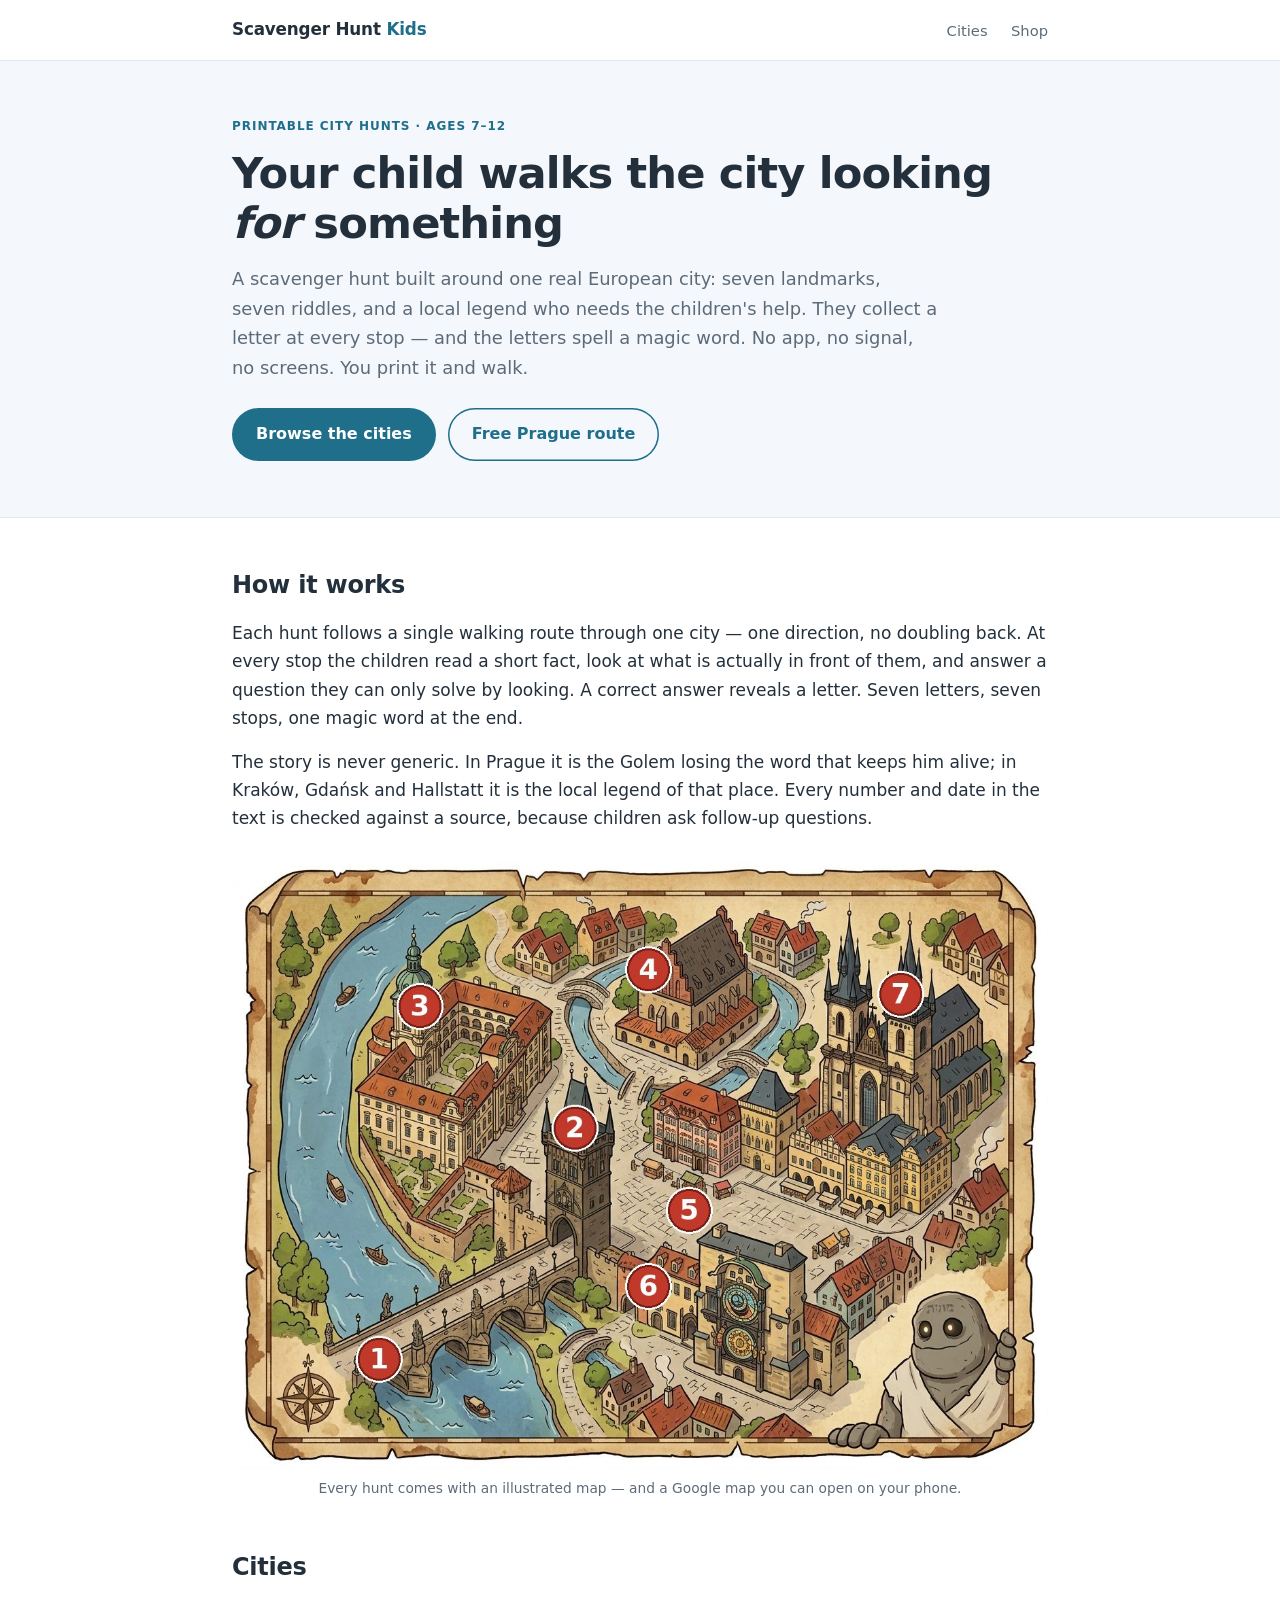
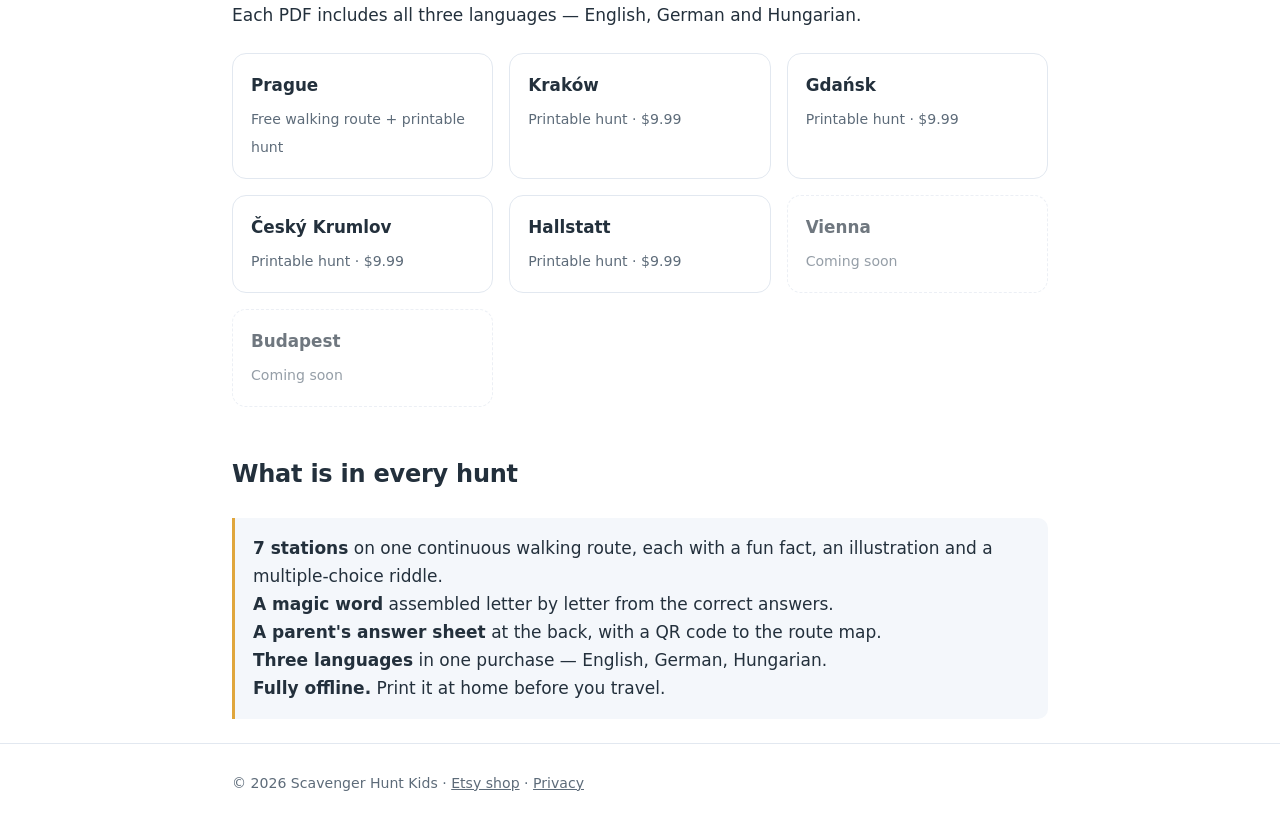
<file: index.html>
<!DOCTYPE html>
<html lang="en">
<head>
  <meta charset="utf-8">
  <meta name="viewport" content="width=device-width, initial-scale=1">
  <meta name="p:domain_verify" content="43fcb5acb87e953c11ab34fe5e778655"/>

  <title>Scavenger Hunt Kids — Printable City Hunts for Families in Europe</title>
  <meta name="description" content="Free kid-friendly walking routes and printable scavenger hunts for European cities. Real landmarks, real facts, a local legend to solve — no app, just print and explore.">
  <link rel="canonical" href="https://scavengerhuntkids.github.io/">

  <meta property="og:type" content="website">
  <meta property="og:title" content="Scavenger Hunt Kids — Printable City Hunts for Families">
  <meta property="og:description" content="Free walking routes and printable scavenger hunts for European cities, built for children aged 7–12.">
  <meta property="og:image" content="https://scavengerhuntkids.github.io/assets/img/prague-cover.jpg">
  <meta property="og:url" content="https://scavengerhuntkids.github.io/">

  <link rel="stylesheet" href="assets/style.css">
</head>
<body>

<header class="site-head">
  <div class="wrap">
    <a class="brand" href="./">Scavenger Hunt <span>Kids</span></a>
    <nav>
      <a href="#cities">Cities</a>
      <a href="https://www.etsy.com/shop/ScavengerHuntKids">Shop</a>
    </nav>
  </div>
</header>

<section class="hero">
  <div class="wrap">
    <p class="eyebrow">Printable city hunts · ages 7–12</p>
    <h1>Your child walks the city looking <em>for</em> something</h1>
    <p class="lede">A scavenger hunt built around one real European city: seven landmarks, seven riddles, and a local legend who needs the children's help. They collect a letter at every stop — and the letters spell a magic word. No app, no signal, no screens. You print it and walk.</p>
    <div class="btn-row">
      <a class="btn" href="#cities">Browse the cities</a>
      <a class="btn btn-ghost" href="prague/">Free Prague route</a>
    </div>
  </div>
</section>

<main class="wrap">

  <h2>How it works</h2>
  <p>Each hunt follows a single walking route through one city — one direction, no doubling back. At every stop the children read a short fact, look at what is actually in front of them, and answer a question they can only solve by looking. A correct answer reveals a letter. Seven letters, seven stops, one magic word at the end.</p>
  <p>The story is never generic. In Prague it is the Golem losing the word that keeps him alive; in Kraków, Gdańsk and Hallstatt it is the local legend of that place. Every number and date in the text is checked against a source, because children ask follow-up questions.</p>

  <figure>
    <img src="assets/img/prague-map.jpg" alt="Illustrated map of the Prague scavenger hunt route">
    <figcaption>Every hunt comes with an illustrated map — and a Google map you can open on your phone.</figcaption>
  </figure>

  <h2 id="cities">Cities</h2>
  <p>Each PDF includes all three languages — English, German and Hungarian.</p>

  <div class="cities">
    <a class="city" href="prague/">
      <strong>Prague</strong>
      <span>Free walking route + printable hunt</span>
    </a>
    <a class="city" href="https://www.etsy.com/listing/4525553292/krakow-scavenger-hunt-for-kids-printable">
      <strong>Kraków</strong>
      <span>Printable hunt · $9.99</span>
    </a>
    <a class="city" href="https://www.etsy.com/listing/4526663389/gdansk-scavenger-hunt-for-kids-printable">
      <strong>Gdańsk</strong>
      <span>Printable hunt · $9.99</span>
    </a>
    <a class="city" href="https://www.etsy.com/listing/4526678095/cesky-krumlov-scavenger-hunt-for-kids">
      <strong>Český Krumlov</strong>
      <span>Printable hunt · $9.99</span>
    </a>
    <a class="city" href="https://www.etsy.com/listing/4531555891/hallstatt-scavenger-hunt-for-kids">
      <strong>Hallstatt</strong>
      <span>Printable hunt · $9.99</span>
    </a>
    <a class="city" style="opacity:.65; border-style:dashed;">
      <strong>Vienna</strong>
      <span>Coming soon</span>
    </a>
    <a class="city" style="opacity:.65; border-style:dashed;">
      <strong>Budapest</strong>
      <span>Coming soon</span>
    </a>
  </div>

  <h2>What is in every hunt</h2>
  <div class="note">
    <p><strong>7 stations</strong> on one continuous walking route, each with a fun fact, an illustration and a multiple-choice riddle.<br>
    <strong>A magic word</strong> assembled letter by letter from the correct answers.<br>
    <strong>A parent's answer sheet</strong> at the back, with a QR code to the route map.<br>
    <strong>Three languages</strong> in one purchase — English, German, Hungarian.<br>
    <strong>Fully offline.</strong> Print it at home before you travel.</p>
  </div>

</main>

<footer>
  <div class="wrap">
    © 2026 Scavenger Hunt Kids ·
    <a href="https://www.etsy.com/shop/ScavengerHuntKids">Etsy shop</a> ·
    <a href="/privacy-policy/">Privacy</a>
  </div>
</footer>

</body>
</html>
</file>
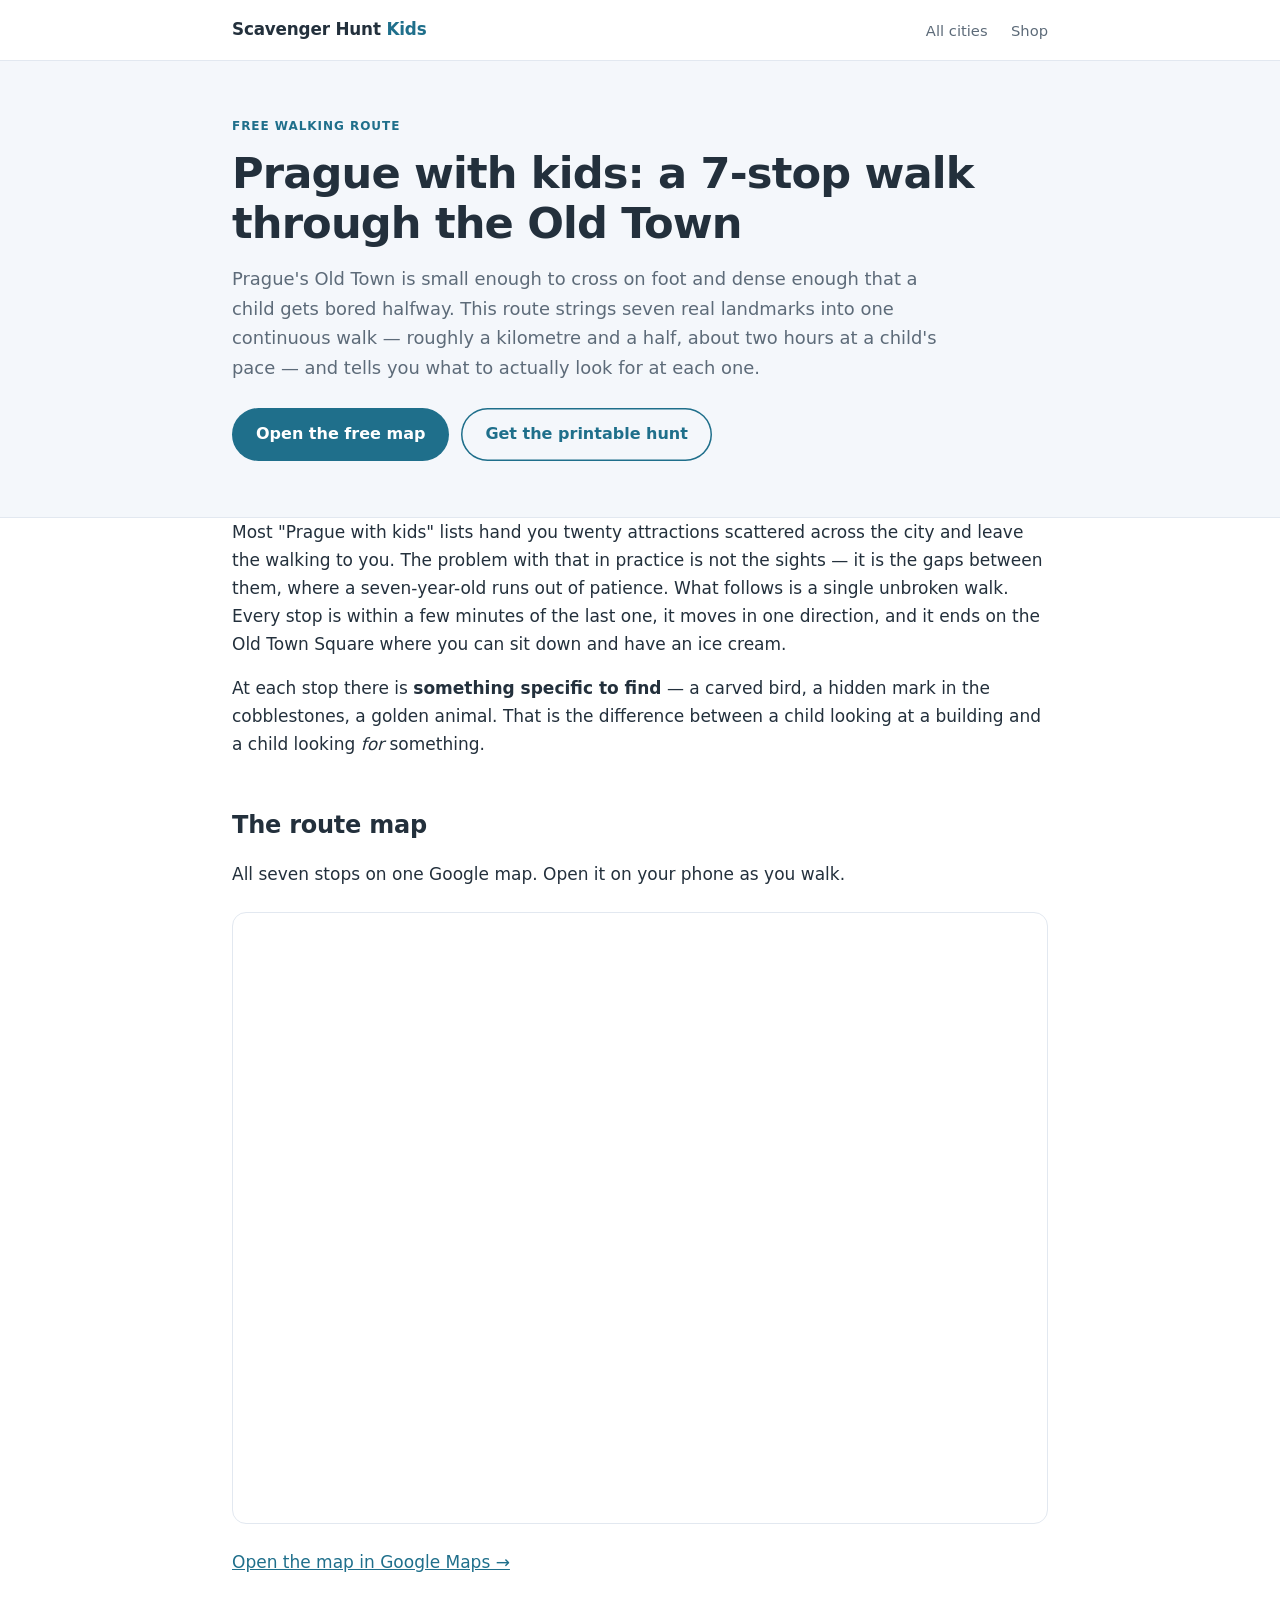
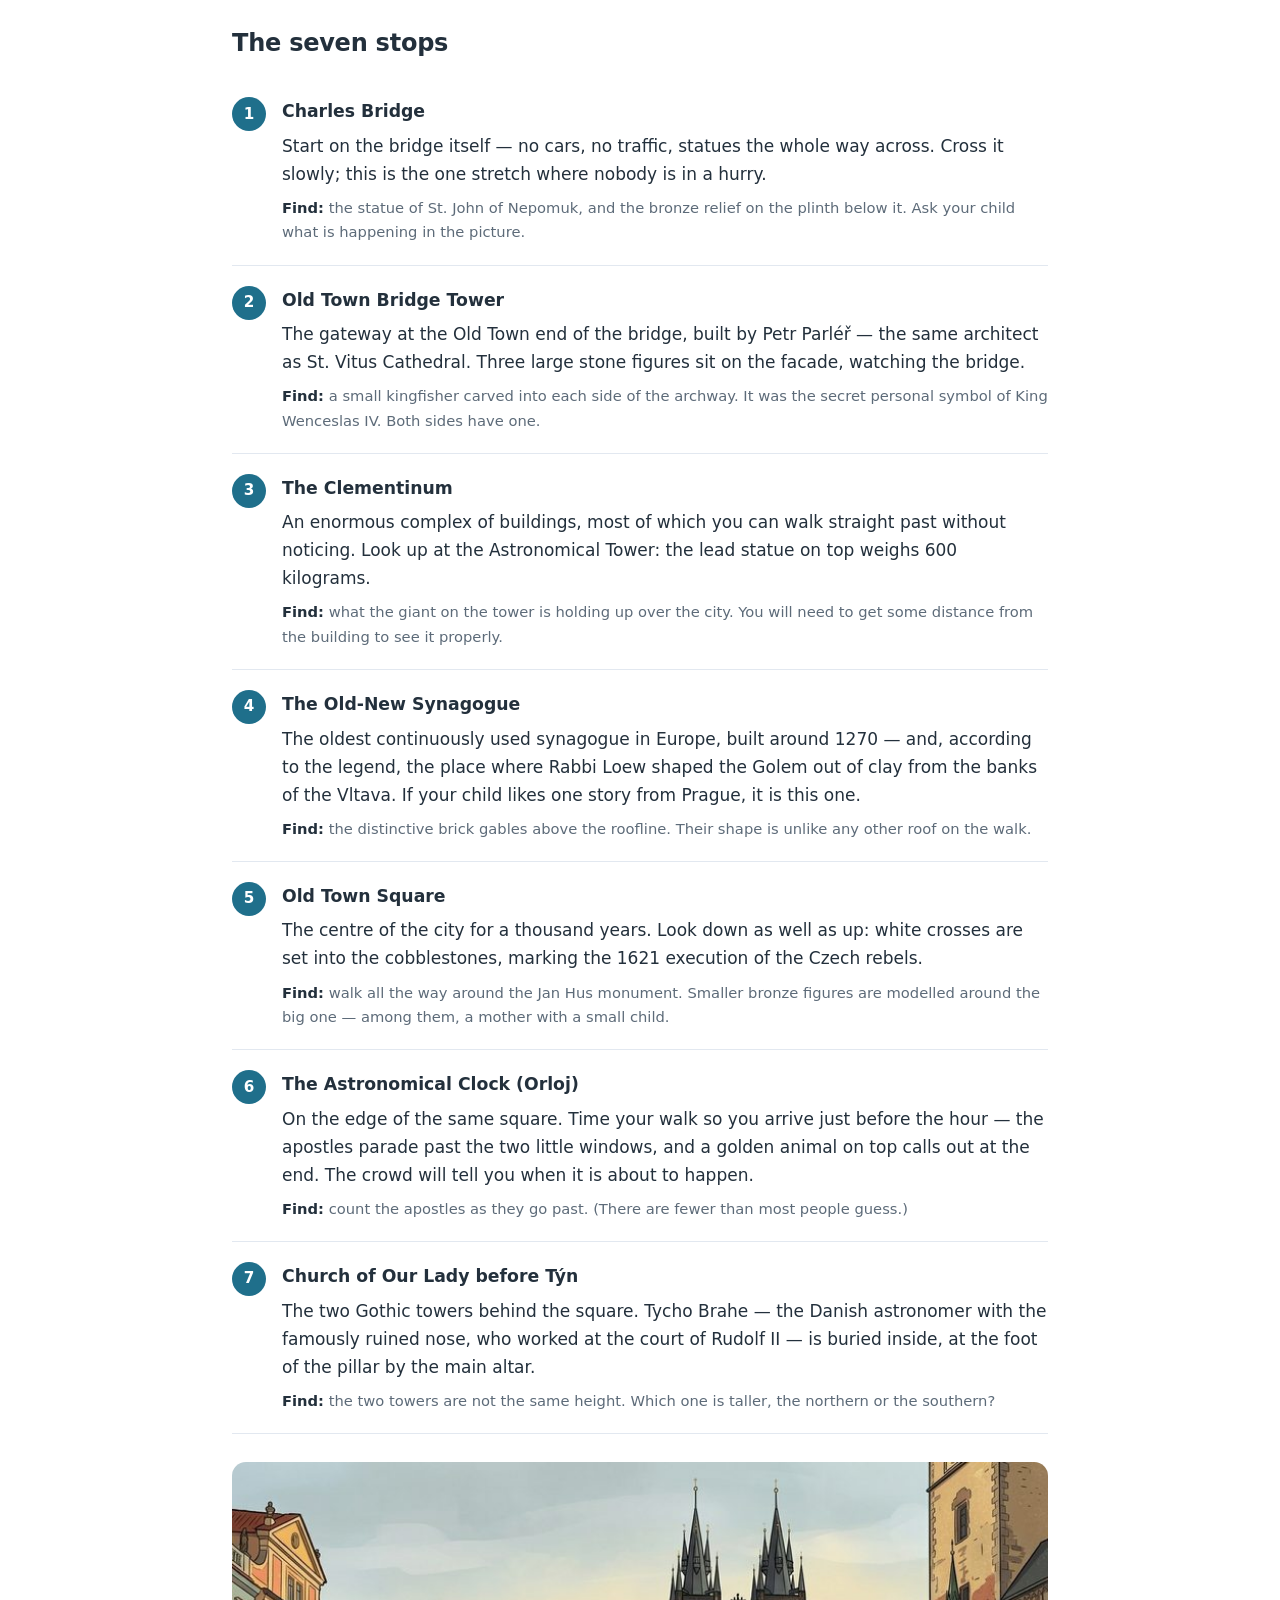
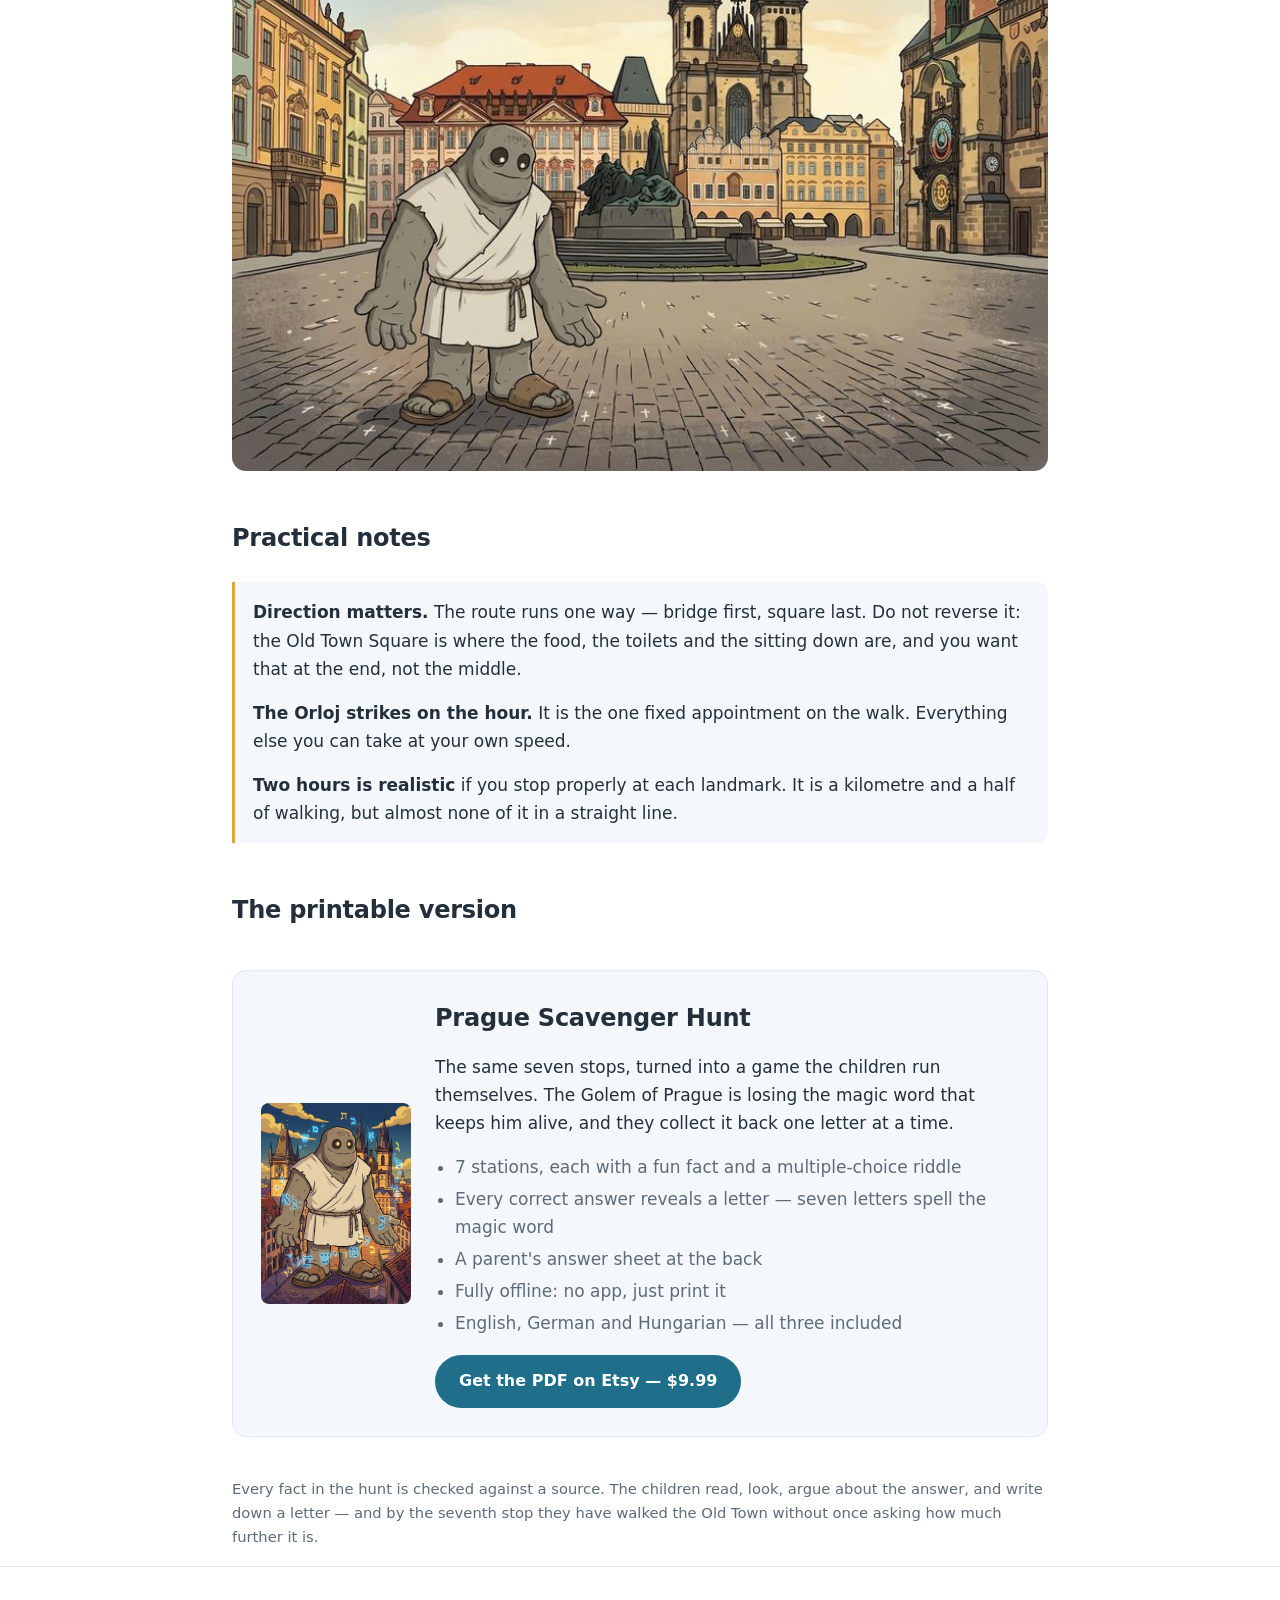
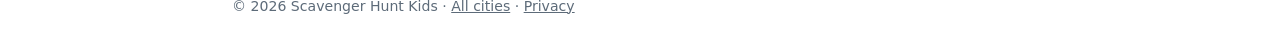
<file: prague/index.html>
<!DOCTYPE html>
<html lang="en">
<head>
  <meta charset="utf-8">
  <meta name="viewport" content="width=device-width, initial-scale=1">
  <meta name="p:domain_verify" content="43fcb5acb87e953c11ab34fe5e778655"/>

  <title>Prague with Kids: a 7-Stop Old Town Walking Route (Free Map)</title>
  <meta name="description" content="A free, kid-friendly walking route through Prague's Old Town — seven stops from Charles Bridge to the Týn Church, with a printable map and what to look for at each one.">
  <link rel="canonical" href="https://scavengerhuntkids.github.io/prague/">

  <meta property="og:type" content="article">
  <meta property="og:title" content="Prague with Kids: a 7-Stop Old Town Walking Route (Free Map)">
  <meta property="og:description" content="A free, kid-friendly walking route through Prague's Old Town — seven stops, a printable map, and what to look for at each one.">
  <meta property="og:image" content="https://scavengerhuntkids.github.io/assets/img/prague-map.jpg">
  <meta property="og:url" content="https://scavengerhuntkids.github.io/prague/">

  <link rel="stylesheet" href="../assets/style.css">
</head>
<body>

<header class="site-head">
  <div class="wrap">
    <a class="brand" href="../">Scavenger Hunt <span>Kids</span></a>
    <nav>
      <a href="../">All cities</a>
      <a href="https://www.etsy.com/shop/ScavengerHuntKids">Shop</a>
    </nav>
  </div>
</header>

<section class="hero">
  <div class="wrap">
    <p class="eyebrow">Free walking route</p>
    <h1>Prague with kids: a 7-stop walk through the Old Town</h1>
    <p class="lede">Prague's Old Town is small enough to cross on foot and dense enough that a child gets bored halfway. This route strings seven real landmarks into one continuous walk — roughly a kilometre and a half, about two hours at a child's pace — and tells you what to actually look for at each one.</p>
    <div class="btn-row">
      <a class="btn" href="#map">Open the free map</a>
      <a class="btn btn-ghost" href="#hunt">Get the printable hunt</a>
    </div>
  </div>
</section>

<main class="wrap">

  <p>Most "Prague with kids" lists hand you twenty attractions scattered across the city and leave the walking to you. The problem with that in practice is not the sights — it is the gaps between them, where a seven-year-old runs out of patience. What follows is a single unbroken walk. Every stop is within a few minutes of the last one, it moves in one direction, and it ends on the Old Town Square where you can sit down and have an ice cream.</p>

  <p>At each stop there is <strong>something specific to find</strong> — a carved bird, a hidden mark in the cobblestones, a golden animal. That is the difference between a child looking at a building and a child looking <em>for</em> something.</p>

  <h2 id="map">The route map</h2>
  <p>All seven stops on one Google map. Open it on your phone as you walk.</p>

  <div class="map-embed">
    <iframe src="https://www.google.com/maps/d/embed?mid=1OKzILsxD5bS410OTHmt0wKLWZMUIwFA" loading="lazy" title="Prague Old Town kids walking route map"></iframe>
  </div>

  <p><a href="https://www.google.com/maps/d/viewer?mid=1OKzILsxD5bS410OTHmt0wKLWZMUIwFA">Open the map in Google Maps →</a></p>

  <h2>The seven stops</h2>

  <div class="stop">
    <div class="stop-num">1</div>
    <div class="stop-body">
      <h3>Charles Bridge</h3>
      <p>Start on the bridge itself — no cars, no traffic, statues the whole way across. Cross it slowly; this is the one stretch where nobody is in a hurry.</p>
      <p class="tip"><strong>Find:</strong> the statue of St. John of Nepomuk, and the bronze relief on the plinth below it. Ask your child what is happening in the picture.</p>
    </div>
  </div>

  <div class="stop">
    <div class="stop-num">2</div>
    <div class="stop-body">
      <h3>Old Town Bridge Tower</h3>
      <p>The gateway at the Old Town end of the bridge, built by Petr Parléř — the same architect as St. Vitus Cathedral. Three large stone figures sit on the facade, watching the bridge.</p>
      <p class="tip"><strong>Find:</strong> a small kingfisher carved into each side of the archway. It was the secret personal symbol of King Wenceslas IV. Both sides have one.</p>
    </div>
  </div>

  <div class="stop">
    <div class="stop-num">3</div>
    <div class="stop-body">
      <h3>The Clementinum</h3>
      <p>An enormous complex of buildings, most of which you can walk straight past without noticing. Look up at the Astronomical Tower: the lead statue on top weighs 600 kilograms.</p>
      <p class="tip"><strong>Find:</strong> what the giant on the tower is holding up over the city. You will need to get some distance from the building to see it properly.</p>
    </div>
  </div>

  <div class="stop">
    <div class="stop-num">4</div>
    <div class="stop-body">
      <h3>The Old-New Synagogue</h3>
      <p>The oldest continuously used synagogue in Europe, built around 1270 — and, according to the legend, the place where Rabbi Loew shaped the Golem out of clay from the banks of the Vltava. If your child likes one story from Prague, it is this one.</p>
      <p class="tip"><strong>Find:</strong> the distinctive brick gables above the roofline. Their shape is unlike any other roof on the walk.</p>
    </div>
  </div>

  <div class="stop">
    <div class="stop-num">5</div>
    <div class="stop-body">
      <h3>Old Town Square</h3>
      <p>The centre of the city for a thousand years. Look down as well as up: white crosses are set into the cobblestones, marking the 1621 execution of the Czech rebels.</p>
      <p class="tip"><strong>Find:</strong> walk all the way around the Jan Hus monument. Smaller bronze figures are modelled around the big one — among them, a mother with a small child.</p>
    </div>
  </div>

  <div class="stop">
    <div class="stop-num">6</div>
    <div class="stop-body">
      <h3>The Astronomical Clock (Orloj)</h3>
      <p>On the edge of the same square. Time your walk so you arrive just before the hour — the apostles parade past the two little windows, and a golden animal on top calls out at the end. The crowd will tell you when it is about to happen.</p>
      <p class="tip"><strong>Find:</strong> count the apostles as they go past. (There are fewer than most people guess.)</p>
    </div>
  </div>

  <div class="stop">
    <div class="stop-num">7</div>
    <div class="stop-body">
      <h3>Church of Our Lady before Týn</h3>
      <p>The two Gothic towers behind the square. Tycho Brahe — the Danish astronomer with the famously ruined nose, who worked at the court of Rudolf II — is buried inside, at the foot of the pillar by the main altar.</p>
      <p class="tip"><strong>Find:</strong> the two towers are not the same height. Which one is taller, the northern or the southern?</p>
    </div>
  </div>

  <figure>
    <img src="../assets/img/prague-old-town-square.jpg" alt="Illustration of the Old Town Square in Prague">
  </figure>

  <h2>Practical notes</h2>
  <div class="note">
    <p><strong>Direction matters.</strong> The route runs one way — bridge first, square last. Do not reverse it: the Old Town Square is where the food, the toilets and the sitting down are, and you want that at the end, not the middle.</p>
    <p><strong>The Orloj strikes on the hour.</strong> It is the one fixed appointment on the walk. Everything else you can take at your own speed.</p>
    <p><strong>Two hours is realistic</strong> if you stop properly at each landmark. It is a kilometre and a half of walking, but almost none of it in a straight line.</p>
  </div>

  <h2 id="hunt">The printable version</h2>

  <div class="cta">
    <img src="../assets/img/prague-cover.jpg" alt="Cover of the Prague scavenger hunt printable PDF">
    <div class="cta-body">
      <h2 style="margin-top:0">Prague Scavenger Hunt</h2>
      <p>The same seven stops, turned into a game the children run themselves. The Golem of Prague is losing the magic word that keeps him alive, and they collect it back one letter at a time.</p>
      <ul>
        <li>7 stations, each with a fun fact and a multiple-choice riddle</li>
        <li>Every correct answer reveals a letter — seven letters spell the magic word</li>
        <li>A parent's answer sheet at the back</li>
        <li>Fully offline: no app, just print it</li>
        <li>English, German and Hungarian — all three included</li>
      </ul>
      <a class="btn" href="https://www.etsy.com/listing/4526690260/prague-scavenger-hunt-for-kids-printable">Get the PDF on Etsy — $9.99</a>
    </div>
  </div>

  <p class="tip">Every fact in the hunt is checked against a source. The children read, look, argue about the answer, and write down a letter — and by the seventh stop they have walked the Old Town without once asking how much further it is.</p>

</main>

<footer>
  <div class="wrap">
    © 2026 Scavenger Hunt Kids ·
    <a href="../">All cities</a> ·
    <a href="/privacy-policy/">Privacy</a>
  </div>
</footer>

</body>
</html>
</file>
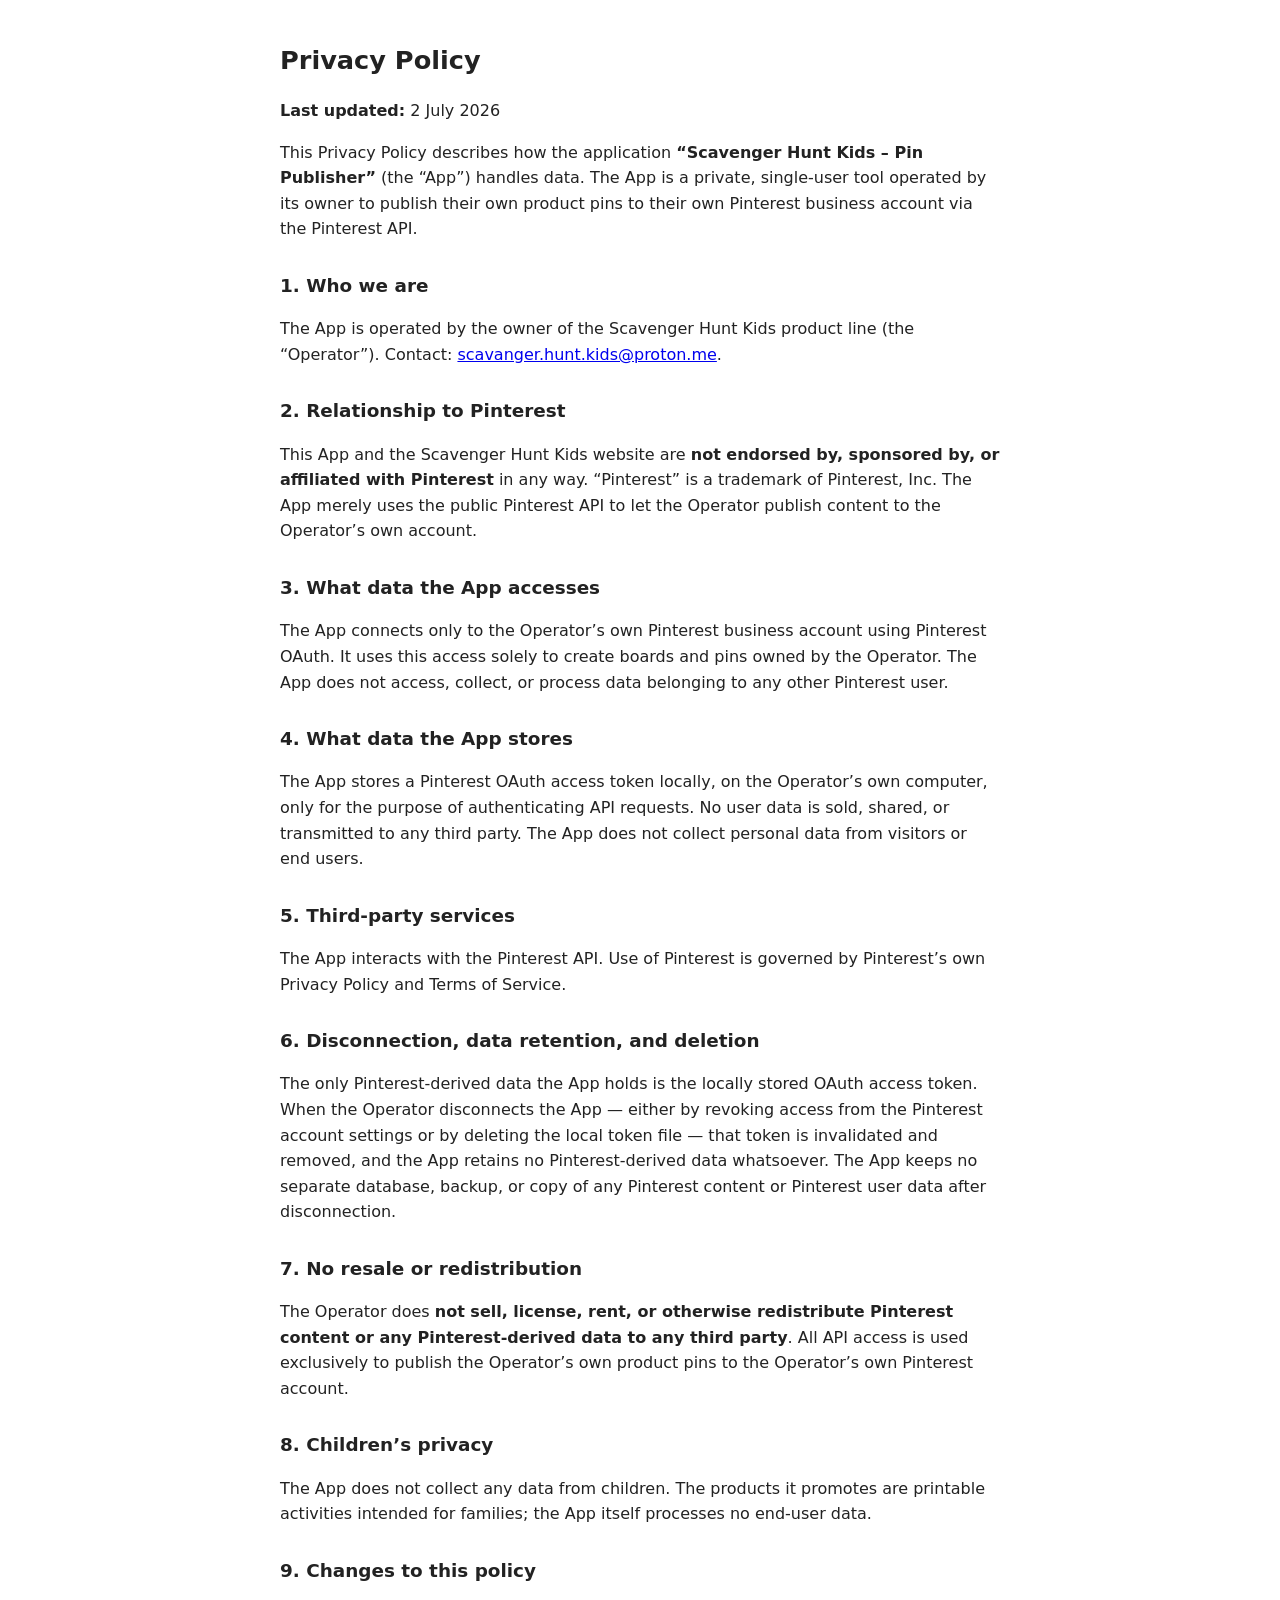
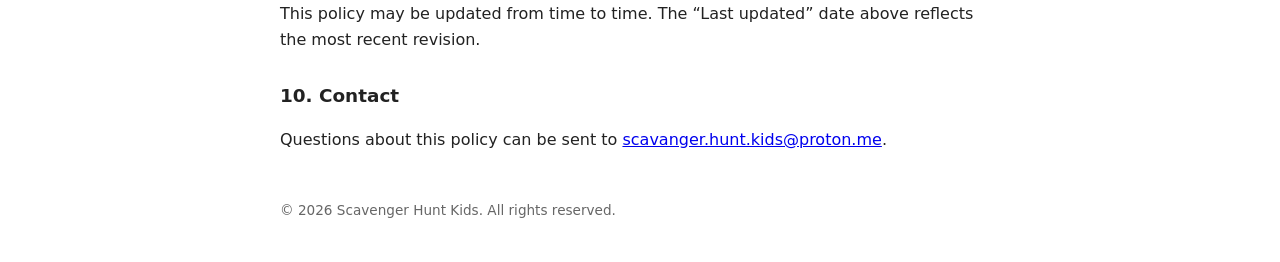
<file: privacy-policy/index.html>
<!DOCTYPE html>
<html lang="en">
<head>
  <meta charset="utf-8">
  <meta name="viewport" content="width=device-width, initial-scale=1">
  <meta name="p:domain_verify" content="43fcb5acb87e953c11ab34fe5e778655"/>
  <title>Privacy Policy — Scavenger Hunt Kids</title>
  <style>
    body { font-family: system-ui, -apple-system, Arial, sans-serif; max-width: 720px;
           margin: 40px auto; padding: 0 20px; line-height: 1.6; color: #222; }
    h1 { font-size: 1.6rem; }
    h2 { font-size: 1.15rem; margin-top: 1.8rem; }
    footer { margin-top: 3rem; font-size: 0.85rem; color: #666; }
  </style>
</head>
<body>
  <h1>Privacy Policy</h1>
  <p><strong>Last updated:</strong> 2 July 2026</p>

  <p>This Privacy Policy describes how the application
  <strong>“Scavenger Hunt Kids – Pin Publisher”</strong> (the “App”) handles data.
  The App is a private, single-user tool operated by its owner to publish their own
  product pins to their own Pinterest business account via the Pinterest API.</p>

  <h2>1. Who we are</h2>
  <p>The App is operated by the owner of the Scavenger Hunt Kids product line
  (the “Operator”). Contact: <a href="mailto:scavanger.hunt.kids@proton.me">scavanger.hunt.kids@proton.me</a>.</p>

  <h2>2. Relationship to Pinterest</h2>
  <p>This App and the Scavenger Hunt Kids website are <strong>not endorsed by,
  sponsored by, or affiliated with Pinterest</strong> in any way. “Pinterest” is a
  trademark of Pinterest, Inc. The App merely uses the public Pinterest API to let the
  Operator publish content to the Operator’s own account.</p>

  <h2>3. What data the App accesses</h2>
  <p>The App connects only to the Operator’s own Pinterest business account using
  Pinterest OAuth. It uses this access solely to create boards and pins owned by the
  Operator. The App does not access, collect, or process data belonging to any other
  Pinterest user.</p>

  <h2>4. What data the App stores</h2>
  <p>The App stores a Pinterest OAuth access token locally, on the Operator’s own
  computer, only for the purpose of authenticating API requests. No user data is
  sold, shared, or transmitted to any third party. The App does not collect personal
  data from visitors or end users.</p>

  <h2>5. Third-party services</h2>
  <p>The App interacts with the Pinterest API. Use of Pinterest is governed by
  Pinterest’s own Privacy Policy and Terms of Service.</p>

  <h2>6. Disconnection, data retention, and deletion</h2>
  <p>The only Pinterest-derived data the App holds is the locally stored OAuth access
  token. When the Operator disconnects the App — either by revoking access from the
  Pinterest account settings or by deleting the local token file — that token is
  invalidated and removed, and the App retains no Pinterest-derived data whatsoever.
  The App keeps no separate database, backup, or copy of any Pinterest content or
  Pinterest user data after disconnection.</p>

  <h2>7. No resale or redistribution</h2>
  <p>The Operator does <strong>not sell, license, rent, or otherwise redistribute
  Pinterest content or any Pinterest-derived data to any third party</strong>. All
  API access is used exclusively to publish the Operator’s own product pins to the
  Operator’s own Pinterest account.</p>

  <h2>8. Children’s privacy</h2>
  <p>The App does not collect any data from children. The products it promotes are
  printable activities intended for families; the App itself processes no end-user data.</p>

  <h2>9. Changes to this policy</h2>
  <p>This policy may be updated from time to time. The “Last updated” date above
  reflects the most recent revision.</p>

  <h2>10. Contact</h2>
  <p>Questions about this policy can be sent to
  <a href="mailto:scavanger.hunt.kids@proton.me">scavanger.hunt.kids@proton.me</a>.</p>

  <footer>© 2026 Scavenger Hunt Kids. All rights reserved.</footer>
</body>
</html>
</file>
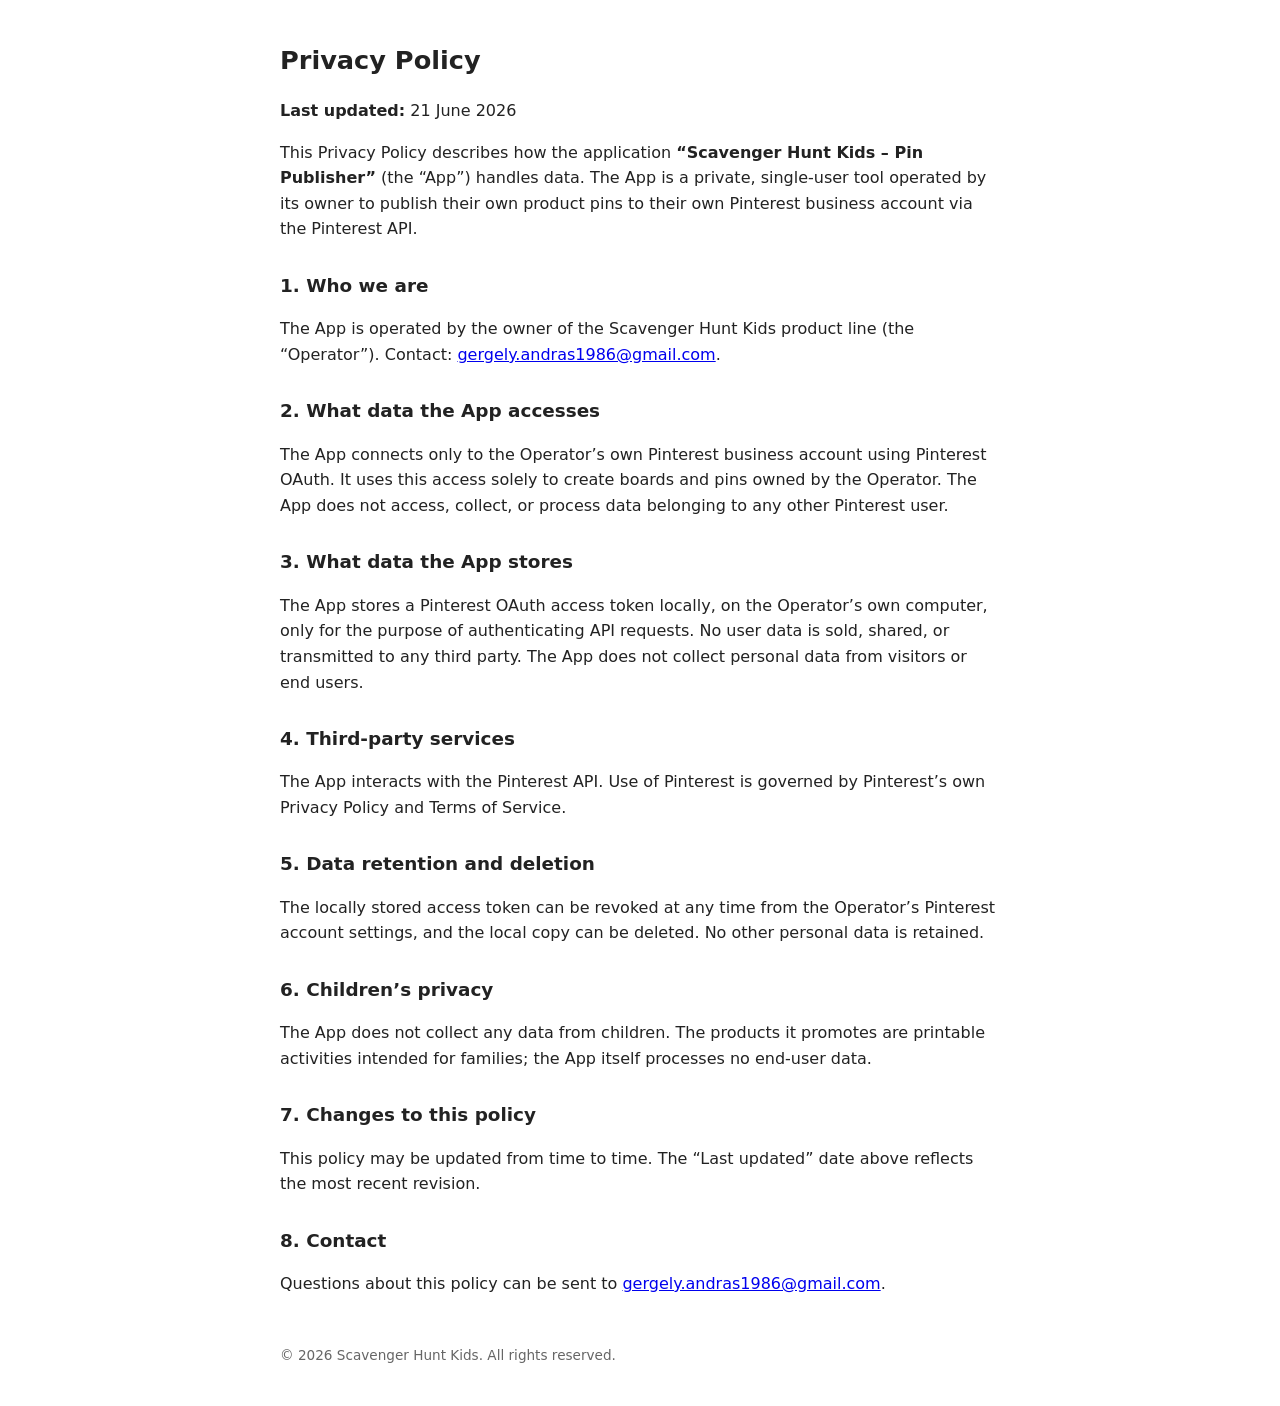
<file: privacy/index.html>
<!DOCTYPE html>
<html lang="en">
<head>
  <meta charset="utf-8">
  <meta name="viewport" content="width=device-width, initial-scale=1">
  <title>Privacy Policy — Scavenger Hunt Kids</title>
  <style>
    body { font-family: system-ui, -apple-system, Arial, sans-serif; max-width: 720px;
           margin: 40px auto; padding: 0 20px; line-height: 1.6; color: #222; }
    h1 { font-size: 1.6rem; }
    h2 { font-size: 1.15rem; margin-top: 1.8rem; }
    footer { margin-top: 3rem; font-size: 0.85rem; color: #666; }
  </style>
</head>
<body>
  <h1>Privacy Policy</h1>
  <p><strong>Last updated:</strong> 21 June 2026</p>

  <p>This Privacy Policy describes how the application
  <strong>“Scavenger Hunt Kids – Pin Publisher”</strong> (the “App”) handles data.
  The App is a private, single-user tool operated by its owner to publish their own
  product pins to their own Pinterest business account via the Pinterest API.</p>

  <h2>1. Who we are</h2>
  <p>The App is operated by the owner of the Scavenger Hunt Kids product line
  (the “Operator”). Contact: <a href="mailto:gergely.andras1986@gmail.com">gergely.andras1986@gmail.com</a>.</p>

  <h2>2. What data the App accesses</h2>
  <p>The App connects only to the Operator’s own Pinterest business account using
  Pinterest OAuth. It uses this access solely to create boards and pins owned by the
  Operator. The App does not access, collect, or process data belonging to any other
  Pinterest user.</p>

  <h2>3. What data the App stores</h2>
  <p>The App stores a Pinterest OAuth access token locally, on the Operator’s own
  computer, only for the purpose of authenticating API requests. No user data is
  sold, shared, or transmitted to any third party. The App does not collect personal
  data from visitors or end users.</p>

  <h2>4. Third-party services</h2>
  <p>The App interacts with the Pinterest API. Use of Pinterest is governed by
  Pinterest’s own Privacy Policy and Terms of Service.</p>

  <h2>5. Data retention and deletion</h2>
  <p>The locally stored access token can be revoked at any time from the Operator’s
  Pinterest account settings, and the local copy can be deleted. No other personal
  data is retained.</p>

  <h2>6. Children’s privacy</h2>
  <p>The App does not collect any data from children. The products it promotes are
  printable activities intended for families; the App itself processes no end-user data.</p>

  <h2>7. Changes to this policy</h2>
  <p>This policy may be updated from time to time. The “Last updated” date above
  reflects the most recent revision.</p>

  <h2>8. Contact</h2>
  <p>Questions about this policy can be sent to
  <a href="mailto:gergely.andras1986@gmail.com">gergely.andras1986@gmail.com</a>.</p>

  <footer>© 2026 Scavenger Hunt Kids. All rights reserved.</footer>
</body>
</html>
</file>
<file: assets/style.css>
:root {
  --ink: #23303c;
  --muted: #5d6b79;
  --line: #e2e8f0;
  --paper: #ffffff;
  --wash: #f4f7fb;
  --accent: #1f6f8b;
  --accent-dark: #16556c;
  --gold: #e0a63c;
  --radius: 14px;
  --wrap: 860px;
}

* { box-sizing: border-box; }

body {
  margin: 0;
  font-family: system-ui, -apple-system, "Segoe UI", Roboto, Arial, sans-serif;
  color: var(--ink);
  background: var(--paper);
  line-height: 1.65;
  font-size: 17px;
}

.wrap { max-width: var(--wrap); margin: 0 auto; padding: 0 22px; }

/* header */
.site-head {
  border-bottom: 1px solid var(--line);
  background: var(--paper);
}
.site-head .wrap {
  display: flex; align-items: center; justify-content: space-between;
  gap: 16px; padding-top: 16px; padding-bottom: 16px;
}
.brand {
  font-weight: 700; font-size: 1.05rem; letter-spacing: -0.01em;
  color: var(--ink); text-decoration: none;
}
.brand span { color: var(--accent); }
.site-head nav a {
  color: var(--muted); text-decoration: none; font-size: 0.92rem; margin-left: 18px;
}
.site-head nav a:hover { color: var(--accent); }

/* hero */
.hero { background: var(--wash); border-bottom: 1px solid var(--line); }
.hero .wrap { padding-top: 56px; padding-bottom: 56px; }
.eyebrow {
  text-transform: uppercase; letter-spacing: 0.08em; font-size: 0.75rem;
  font-weight: 700; color: var(--accent); margin: 0 0 12px;
}
h1 {
  font-size: clamp(1.9rem, 5vw, 2.7rem); line-height: 1.15;
  margin: 0 0 16px; letter-spacing: -0.02em;
}
.lede { font-size: 1.12rem; color: var(--muted); margin: 0 0 26px; max-width: 62ch; }

h2 { font-size: 1.5rem; margin: 48px 0 14px; letter-spacing: -0.01em; }
h3 { font-size: 1.08rem; margin: 0 0 6px; }
p { margin: 0 0 16px; }
a { color: var(--accent); }

/* buttons */
.btn {
  display: inline-block; background: var(--accent); color: #fff;
  padding: 13px 24px; border-radius: 999px; text-decoration: none;
  font-weight: 600; font-size: 1rem; border: 0; cursor: pointer;
}
.btn:hover { background: var(--accent-dark); }
.btn-ghost {
  background: transparent; color: var(--accent);
  box-shadow: inset 0 0 0 1.5px var(--accent);
}
.btn-ghost:hover { background: var(--accent); color: #fff; }
.btn-row { display: flex; flex-wrap: wrap; gap: 12px; align-items: center; }

/* generic content */
main { padding-bottom: 64px; }
figure { margin: 28px 0; }
figure img { width: 100%; height: auto; border-radius: var(--radius); display: block; }
figcaption { font-size: 0.86rem; color: var(--muted); margin-top: 8px; text-align: center; }

.note {
  background: var(--wash); border-left: 3px solid var(--gold);
  padding: 16px 18px; border-radius: 0 10px 10px 0; margin: 24px 0;
}
.note p:last-child { margin-bottom: 0; }

/* stops */
.stop {
  display: flex; gap: 16px; padding: 20px 0; border-bottom: 1px solid var(--line);
}
.stop:last-child { border-bottom: 0; }
.stop-num {
  flex: 0 0 34px; height: 34px; border-radius: 50%;
  background: var(--accent); color: #fff;
  display: flex; align-items: center; justify-content: center;
  font-weight: 700; font-size: 0.95rem;
}
.stop-body p { margin: 0 0 8px; }
.stop-body p:last-child { margin-bottom: 0; }
.tip { font-size: 0.92rem; color: var(--muted); }
.tip strong { color: var(--ink); }

/* map embed */
.map-embed {
  position: relative; width: 100%; aspect-ratio: 4 / 3;
  border-radius: var(--radius); overflow: hidden; border: 1px solid var(--line);
  margin: 24px 0;
}
.map-embed iframe { position: absolute; inset: 0; width: 100%; height: 100%; border: 0; }

/* city cards */
.cities { display: grid; grid-template-columns: repeat(auto-fill, minmax(210px, 1fr)); gap: 16px; margin: 24px 0; }
.city {
  border: 1px solid var(--line); border-radius: var(--radius); padding: 18px;
  text-decoration: none; color: inherit; display: block; background: var(--paper);
}
.city:hover { border-color: var(--accent); }
.city strong { display: block; font-size: 1.05rem; margin-bottom: 4px; }
.city span { font-size: 0.88rem; color: var(--muted); }

/* cta box */
.cta {
  background: var(--wash); border: 1px solid var(--line); border-radius: var(--radius);
  padding: 28px; margin: 40px 0;
  display: flex; gap: 24px; align-items: center; flex-wrap: wrap;
}
.cta img { width: 150px; height: auto; border-radius: 8px; flex: 0 0 auto; }
.cta-body { flex: 1 1 300px; }
.cta-body h2 { margin-top: 0; }
.cta ul { margin: 0 0 18px; padding-left: 20px; color: var(--muted); }
.cta ul li { margin-bottom: 4px; }

/* footer */
footer {
  border-top: 1px solid var(--line); padding: 28px 0;
  font-size: 0.88rem; color: var(--muted);
}
footer a { color: var(--muted); }

@media (max-width: 640px) {
  .cta { padding: 20px; }
  .cta img { width: 110px; }
}
</file>
